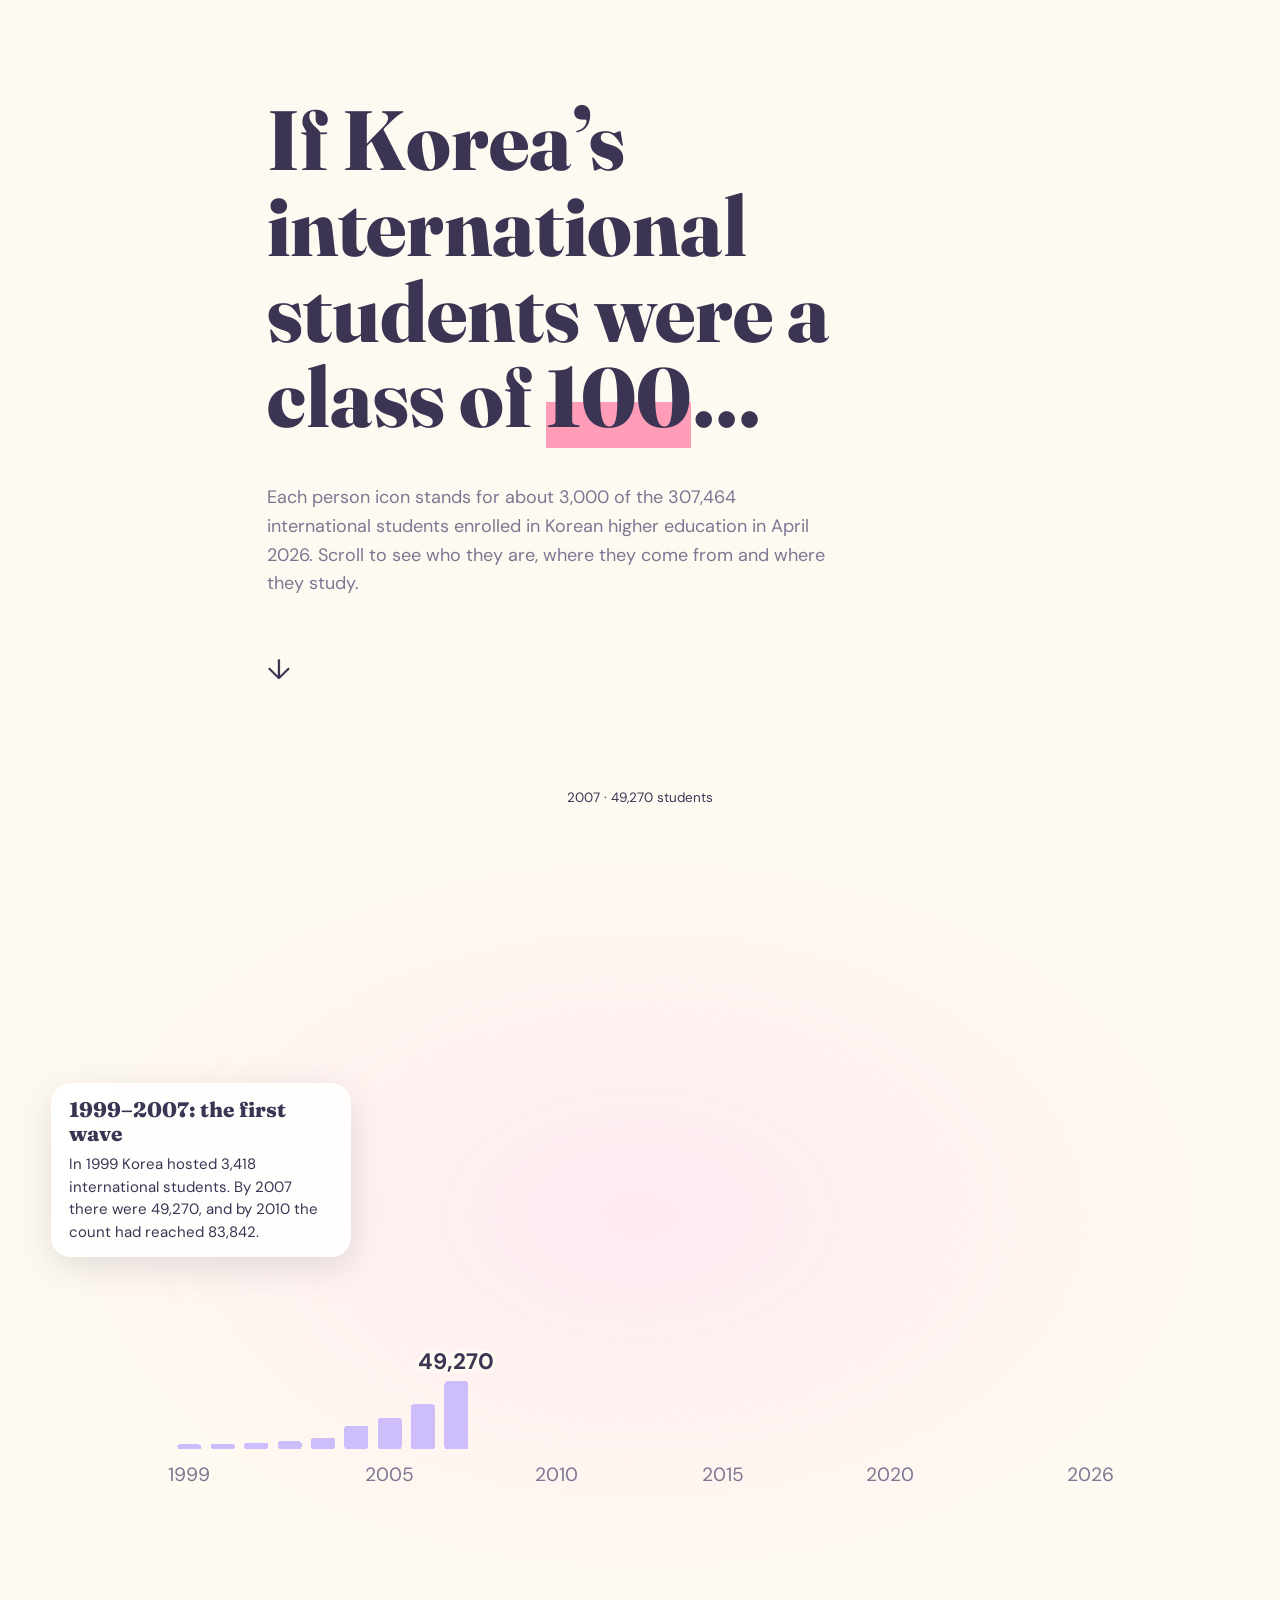
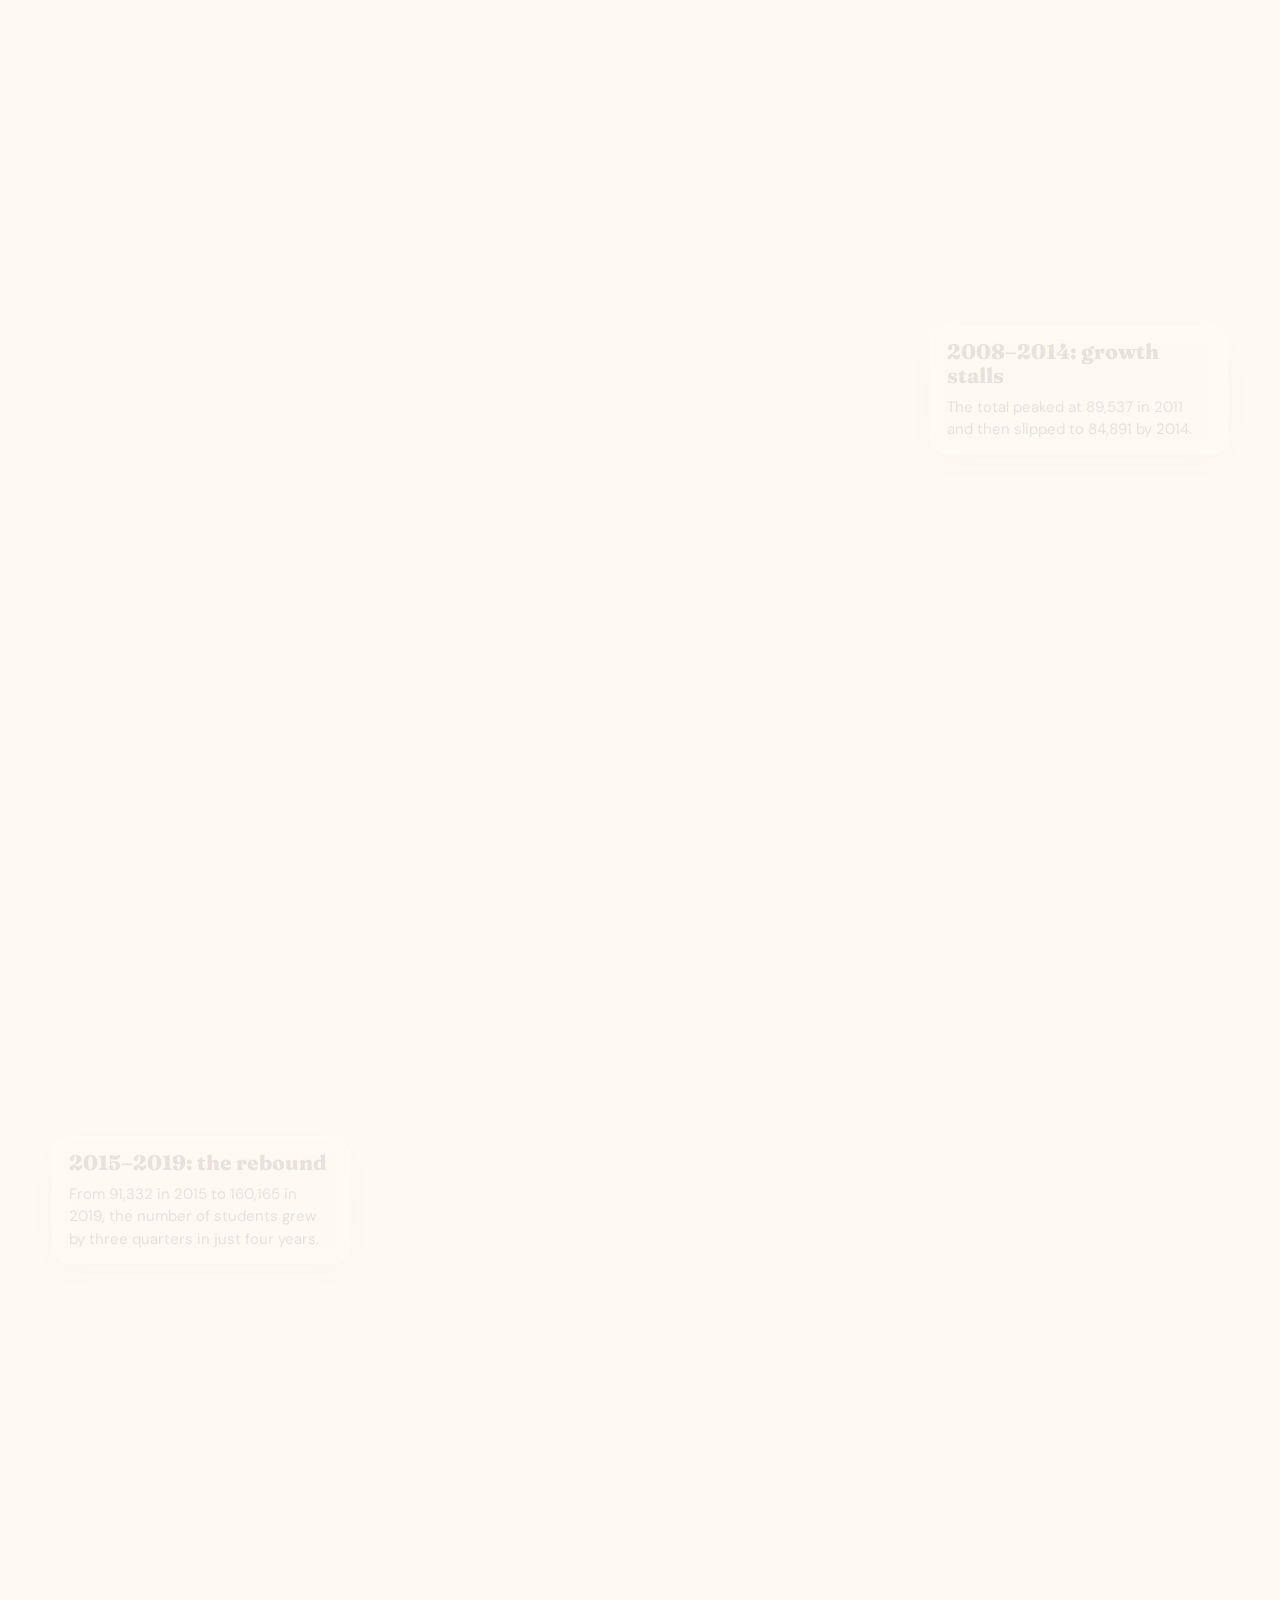
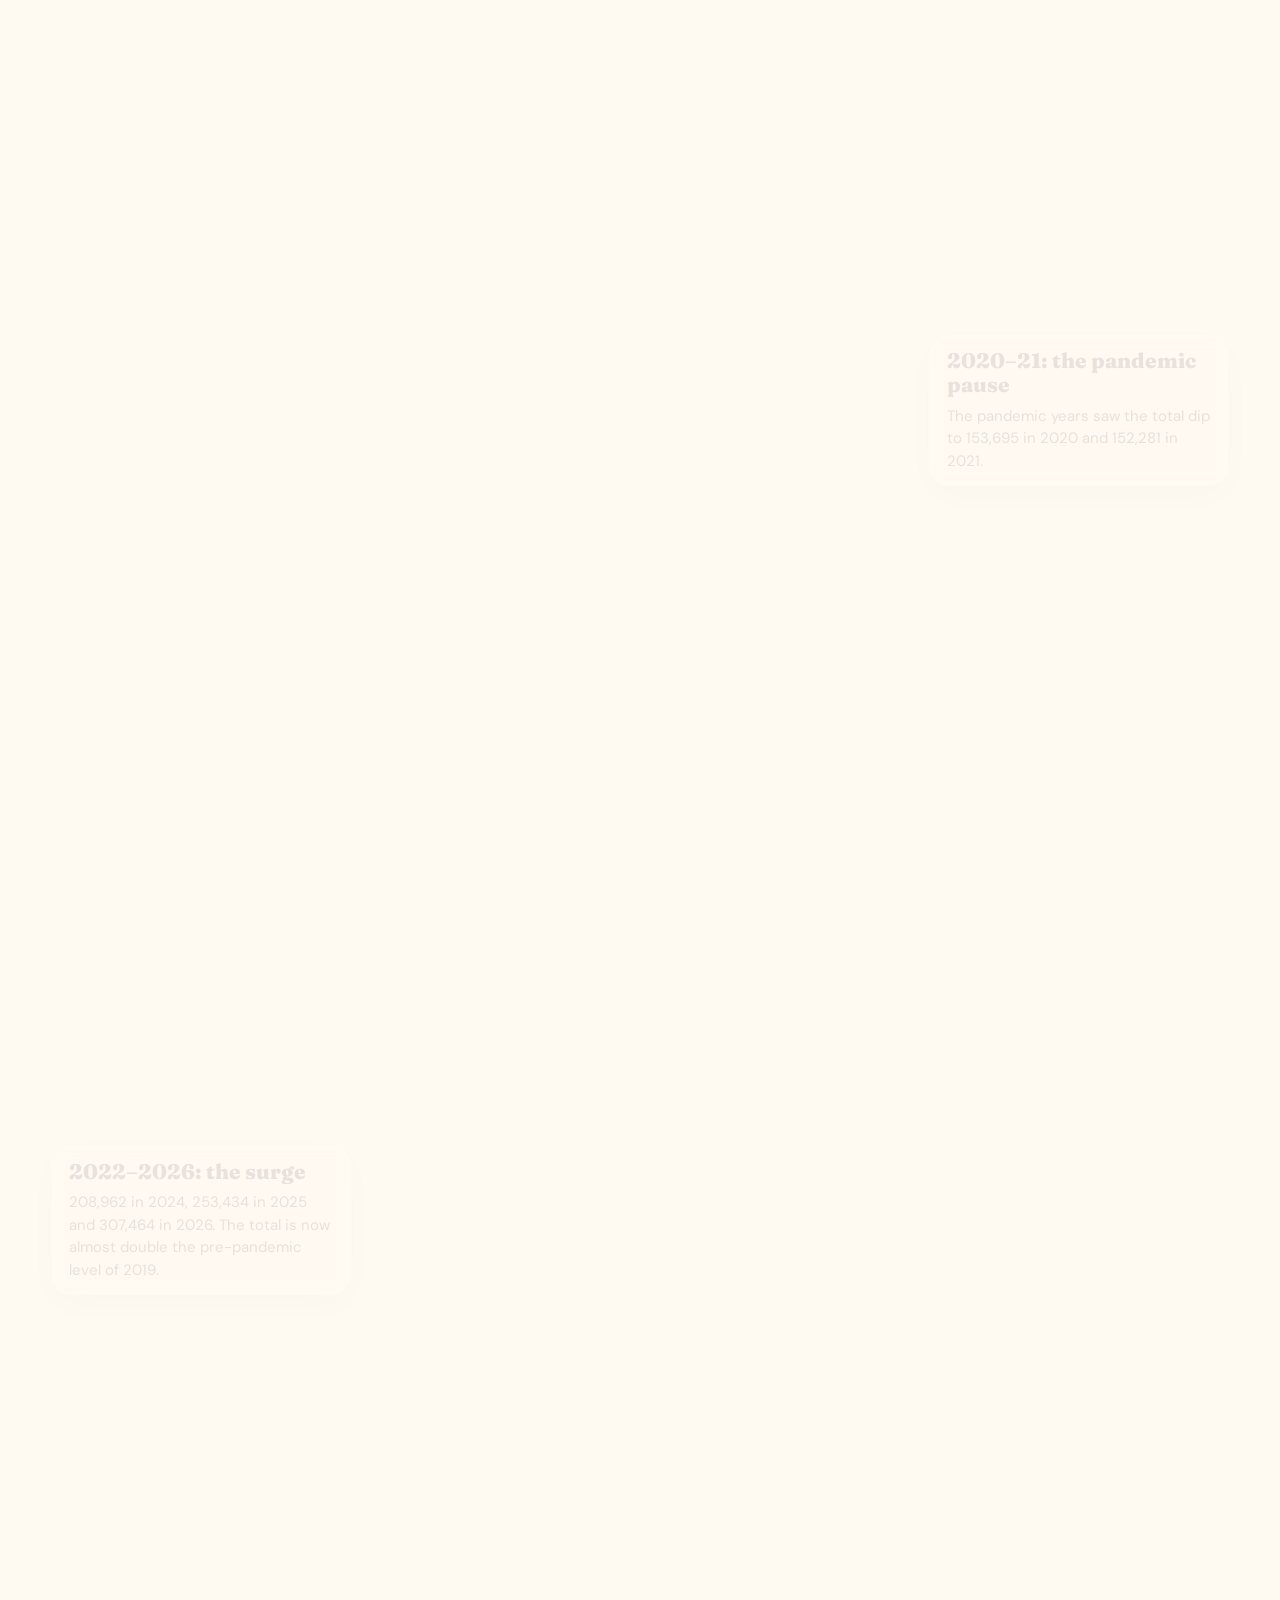
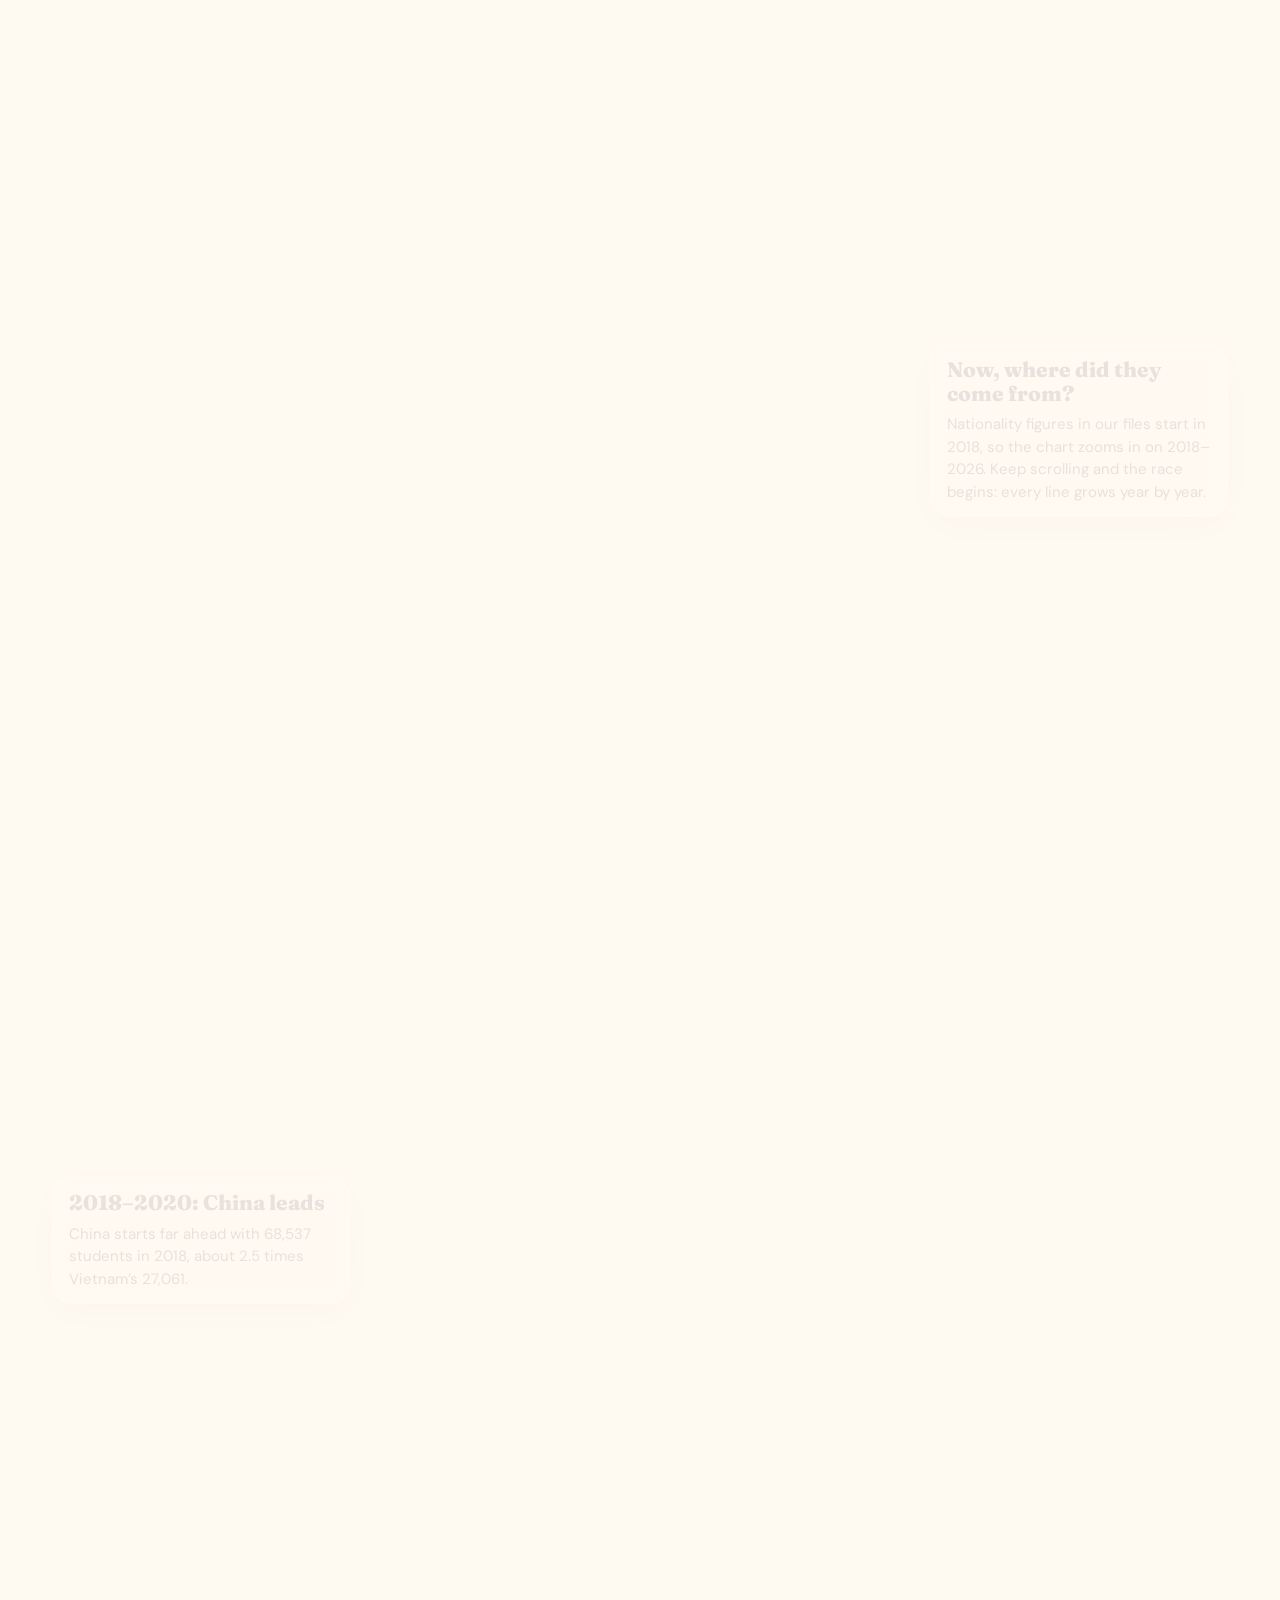
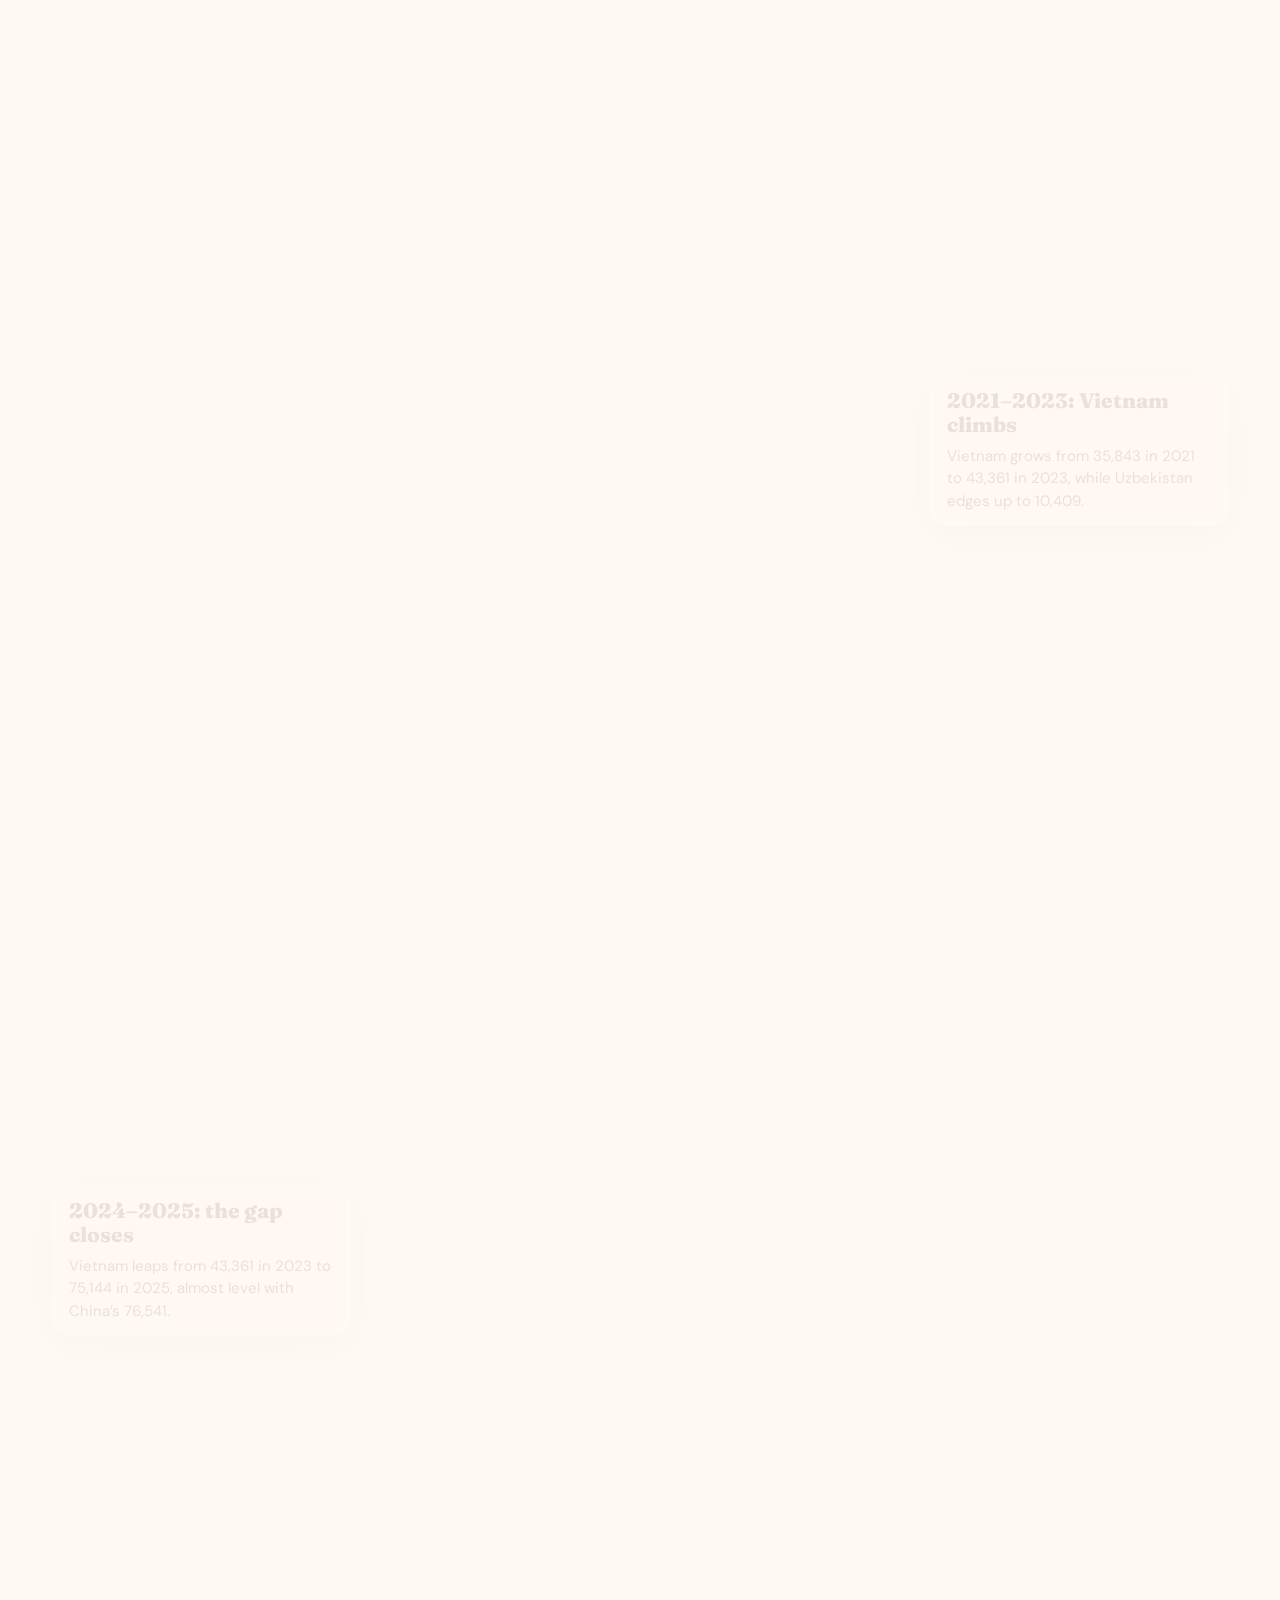
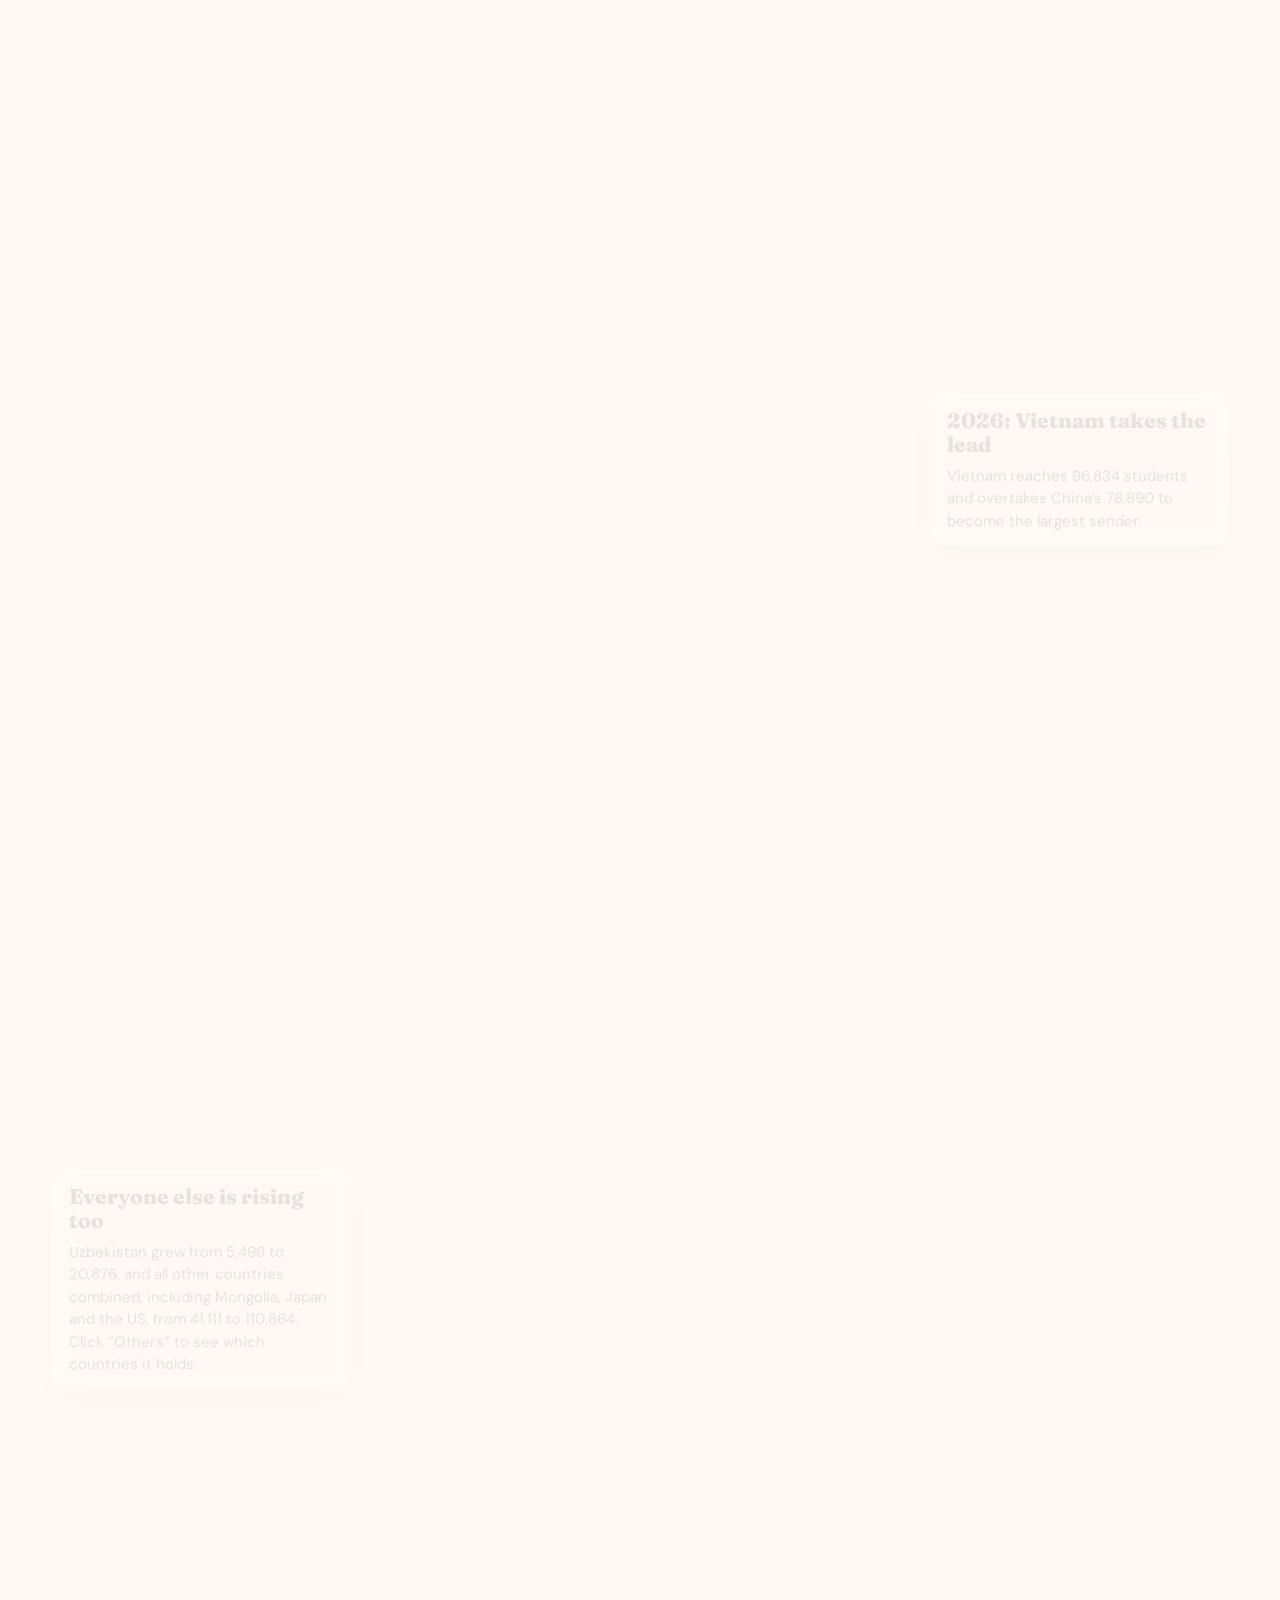
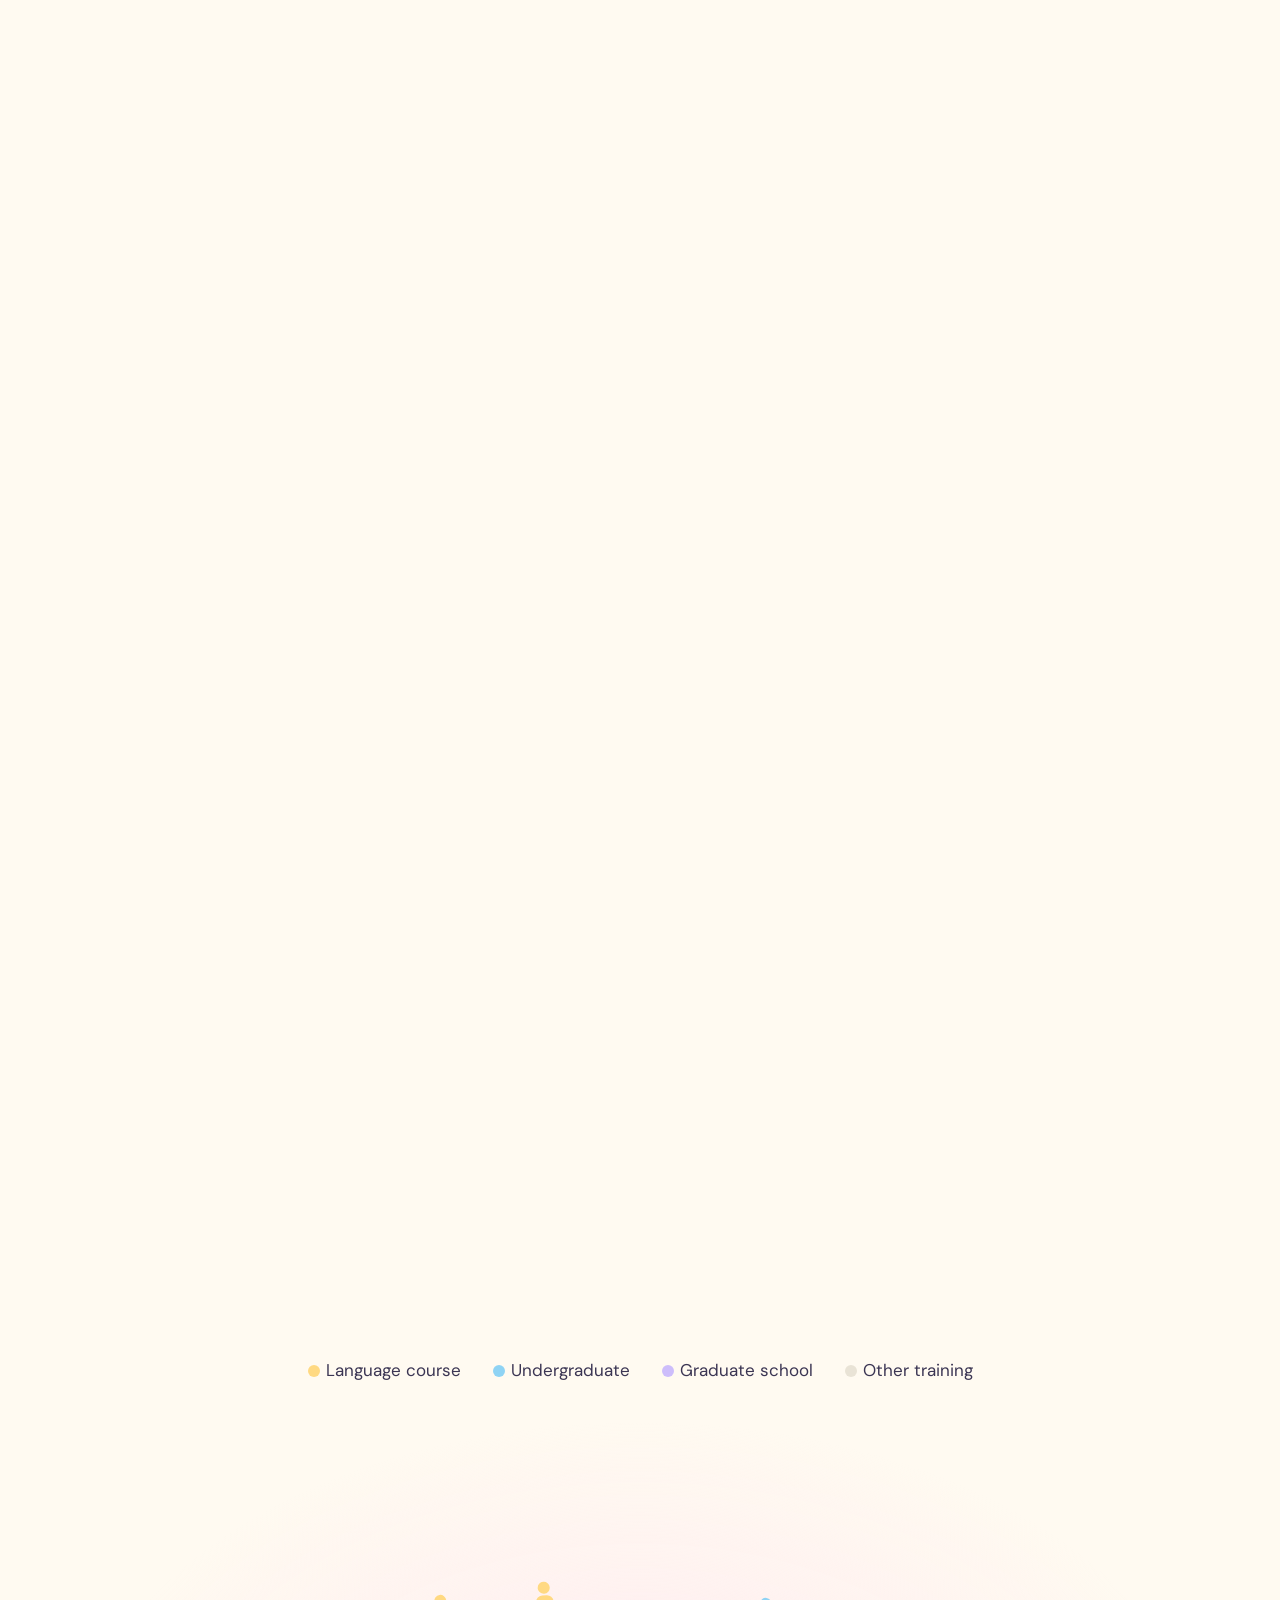
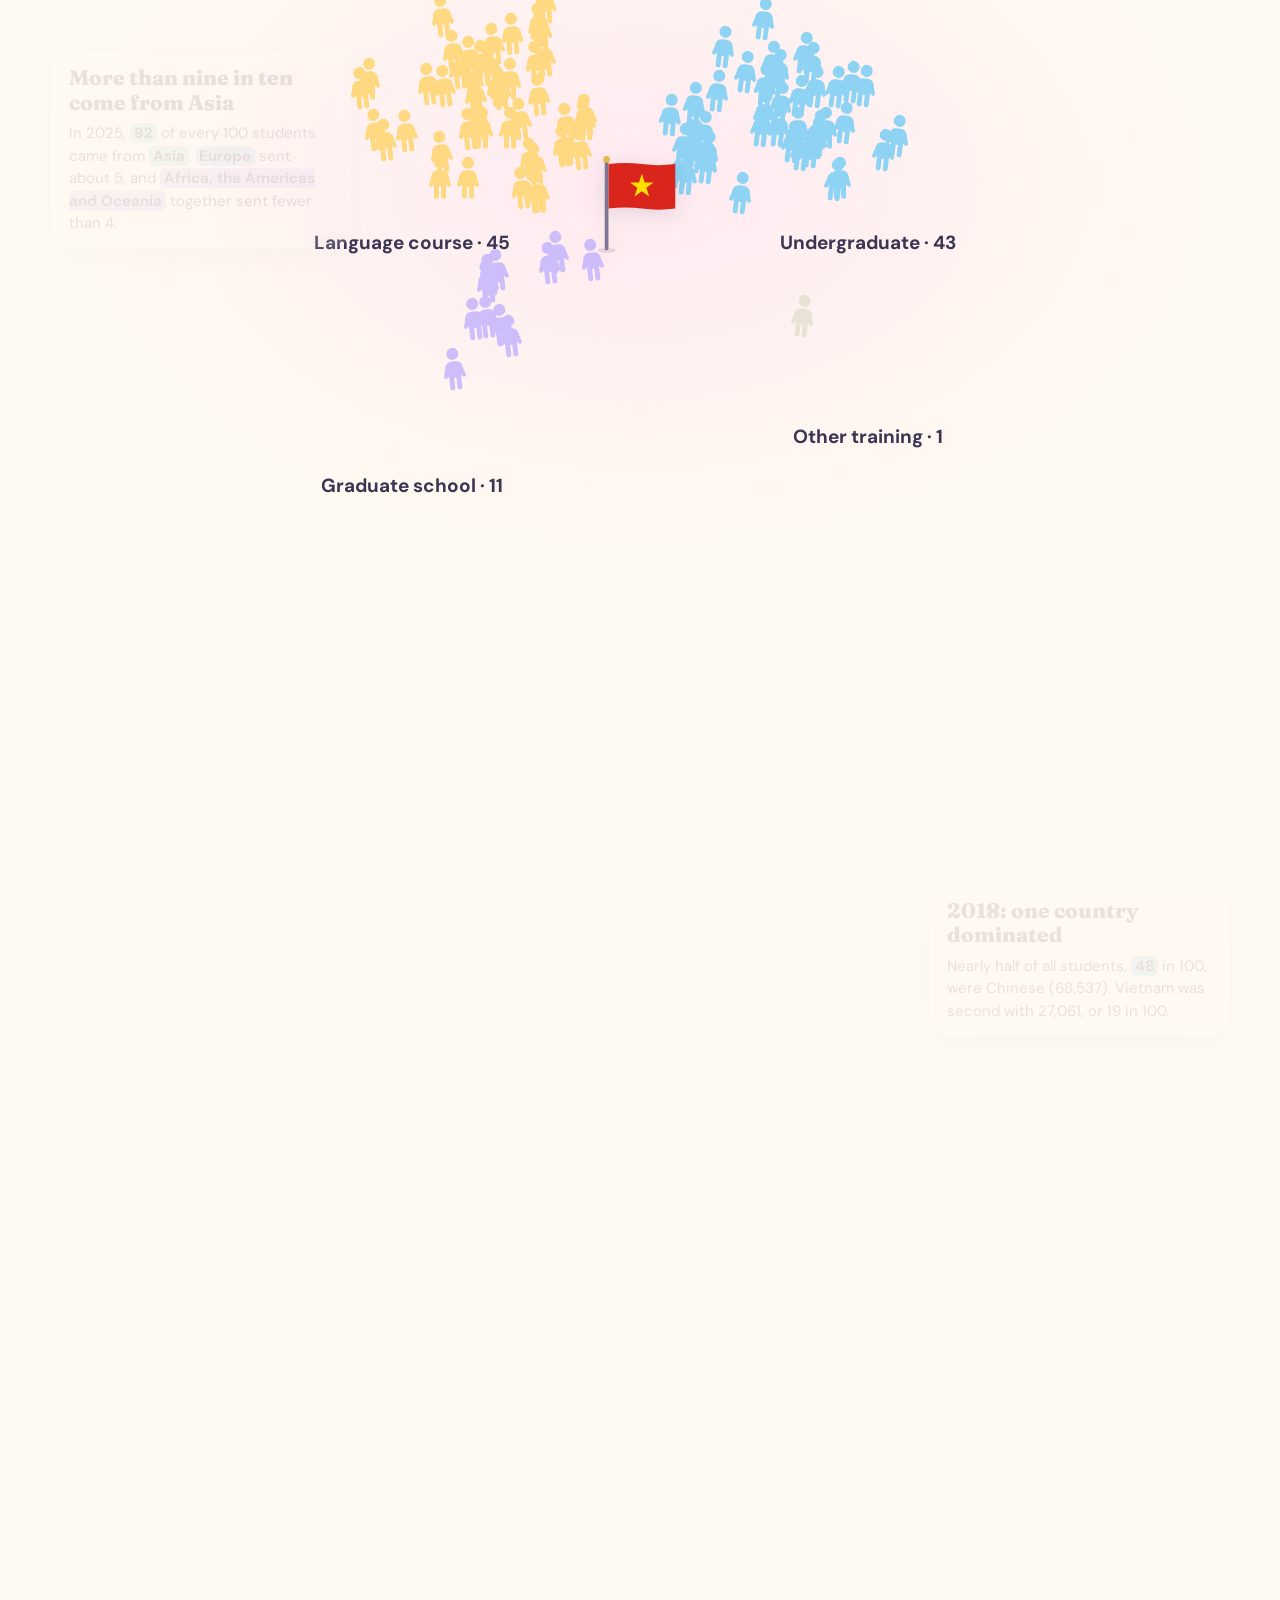
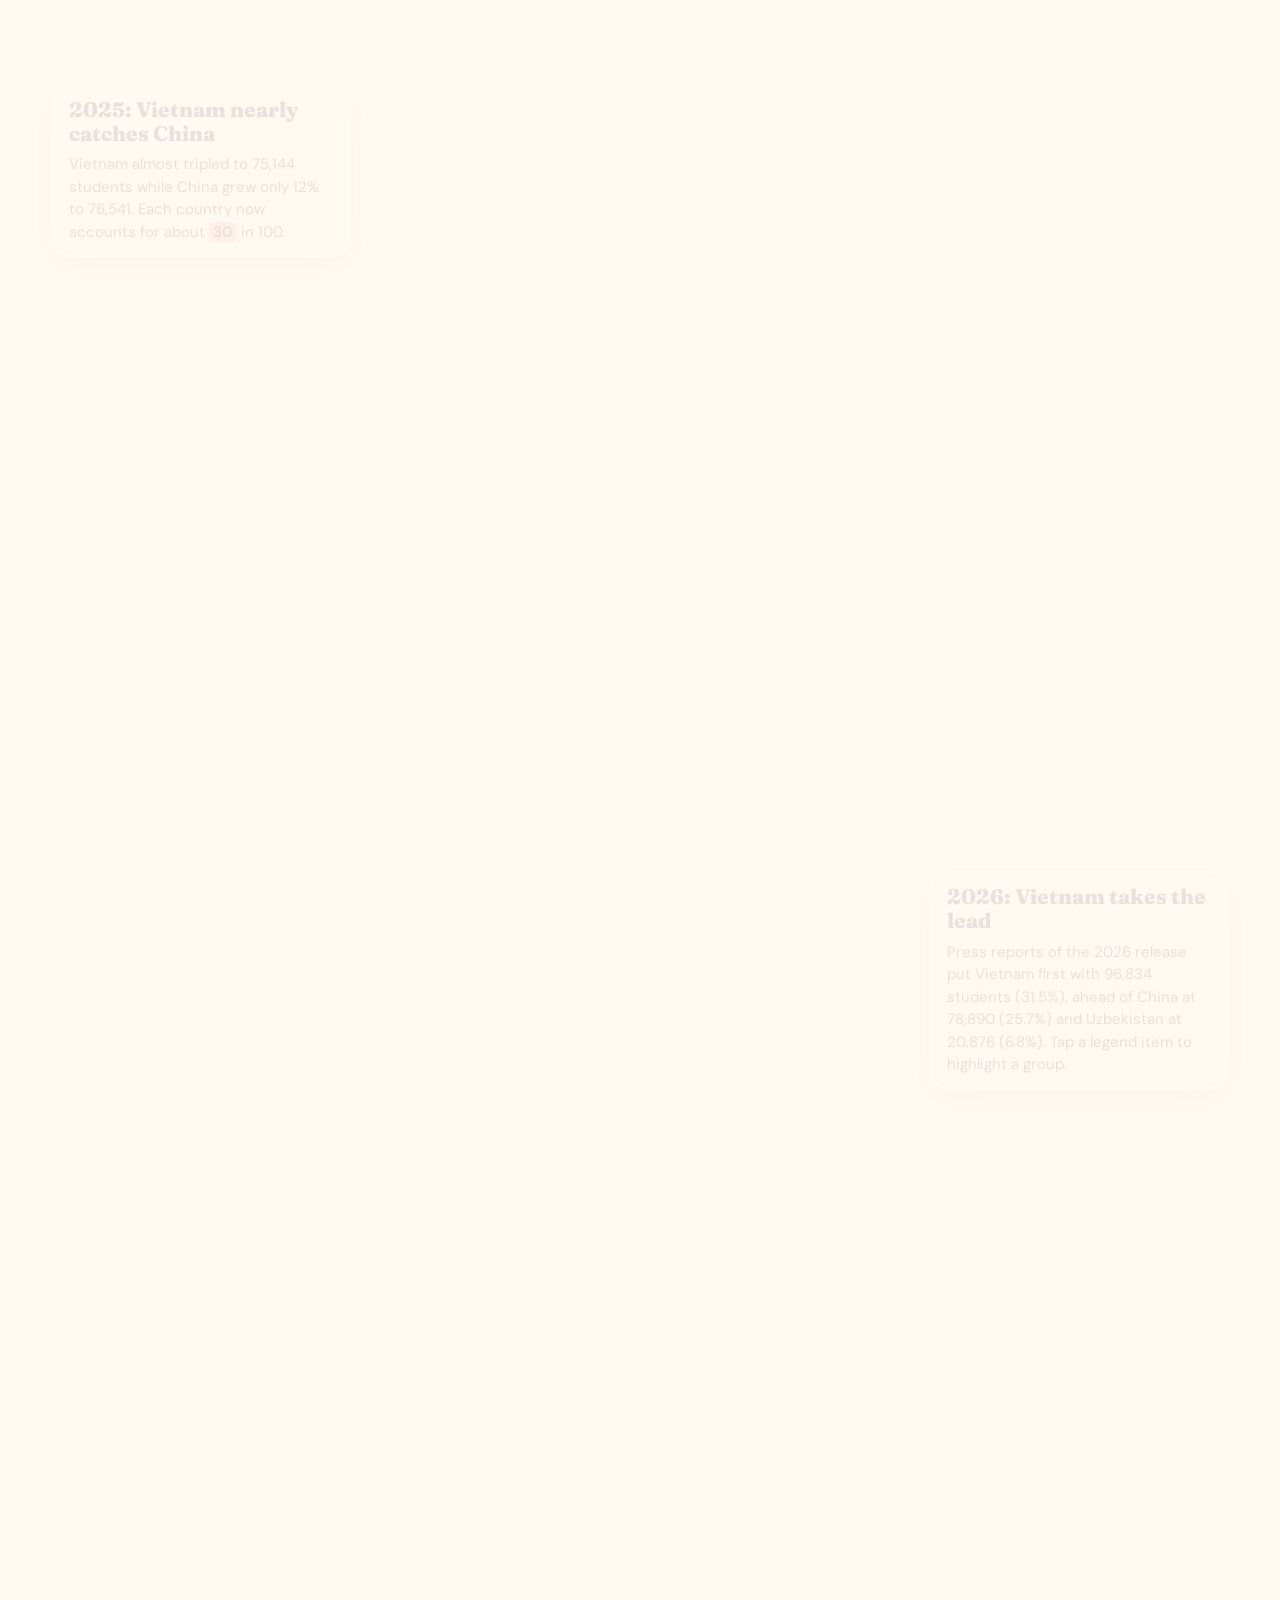
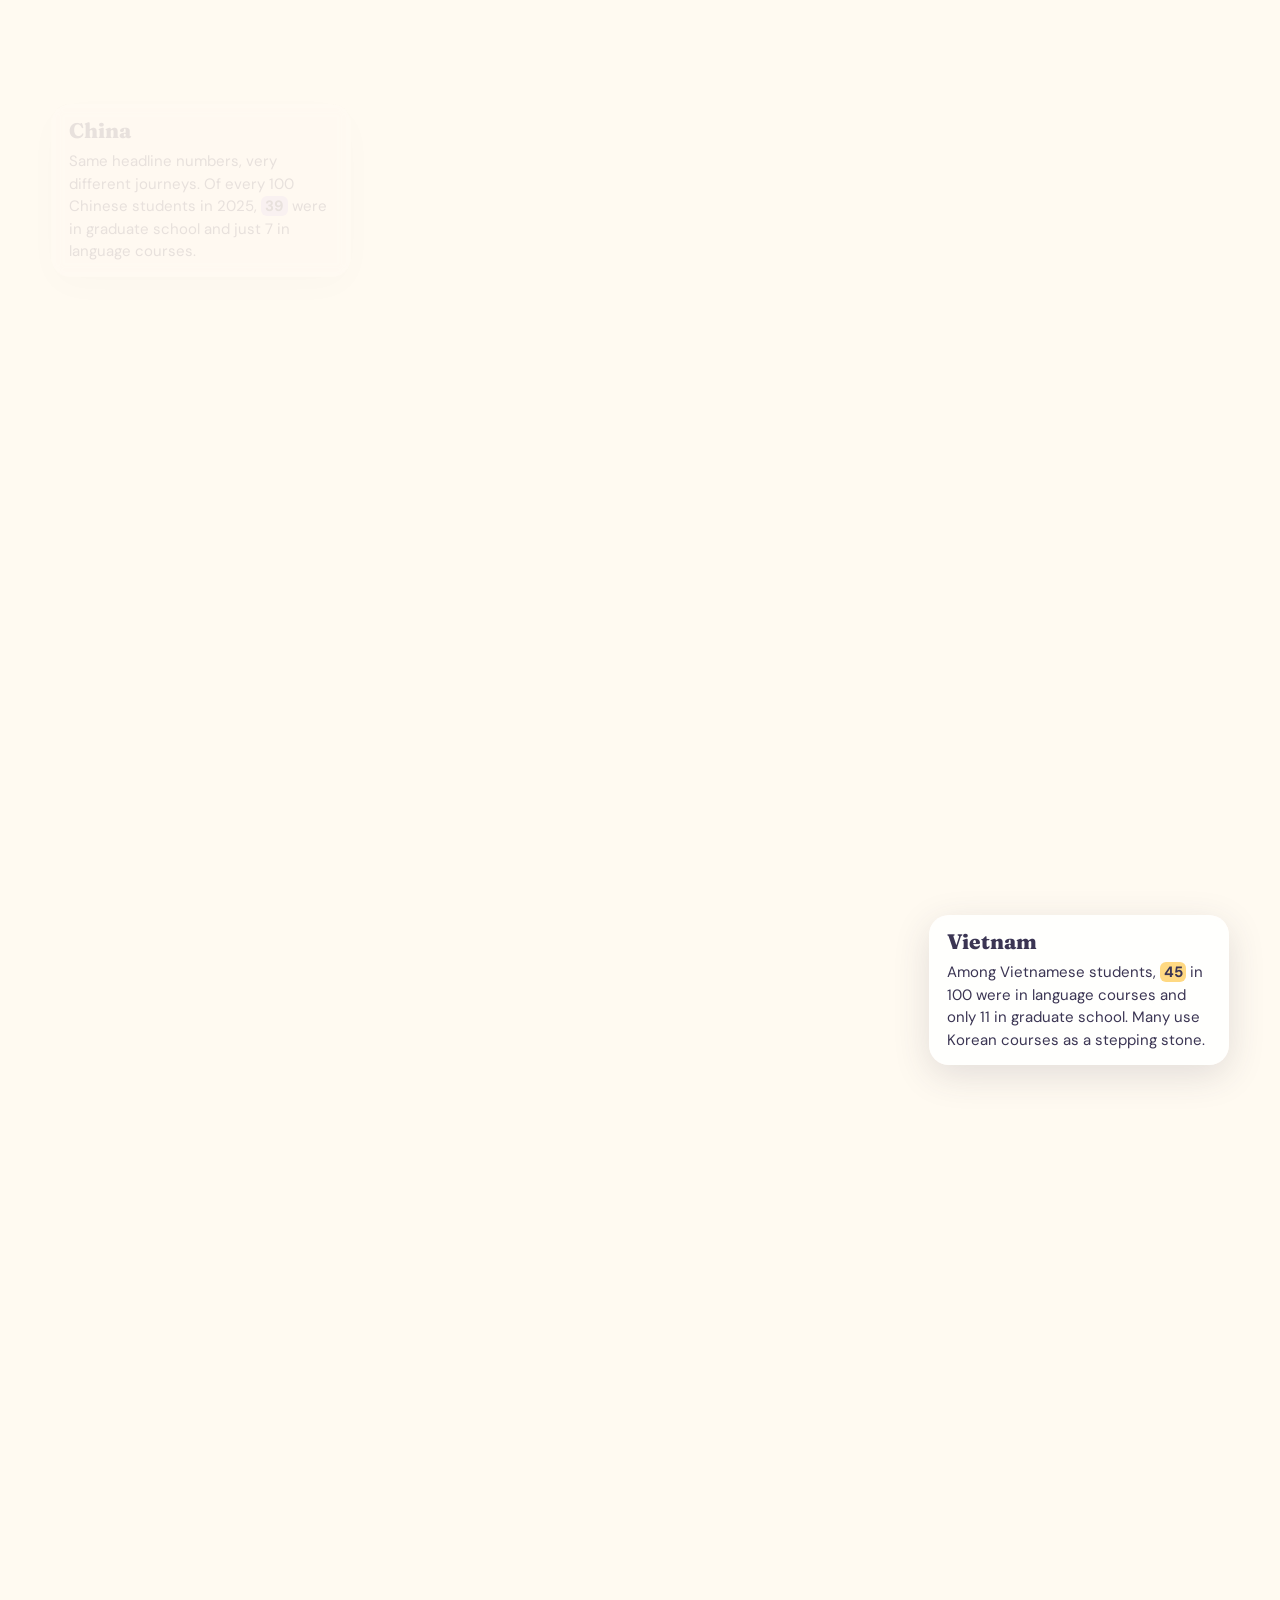
<file: index.html>
<!DOCTYPE html>
<html lang="en">
<head>
  <meta charset="utf-8">
  <meta name="viewport" content="width=device-width, initial-scale=1, viewport-fit=cover">
  <title>100 students: who studies in Korea</title>
  <meta name="description" content="An interactive scrollytelling visualization exploring the 307,464 international students enrolled in Korean higher education in April 2026.">
  <link rel="icon" type="image/svg+xml" href="./favicon.svg">
  <link rel="preconnect" href="https://fonts.googleapis.com">
  <link rel="preconnect" href="https://fonts.gstatic.com" crossorigin>
  <link href="https://fonts.googleapis.com/css2?family=Fraunces:opsz,wght@9..144,600;9..144,800&family=DM+Sans:wght@400;500;700&display=swap" rel="stylesheet">
  <link rel="stylesheet" href="./css/styles.css">
</head>
<body>
  <div class="prog" id="prog" aria-hidden="true"></div>

  <header>
    <h1>If Korea’s international students were a class of <mark>100</mark>…</h1>
    <p>Each person icon stands for about 3,000 of the 307,464 international students enrolled in Korean higher education in April 2026. Scroll to see who they are, where they come from and where they study.</p>
    <div class="arrow" aria-hidden="true">↓</div>
  </header>

  <noscript>
    <p class="noscript-msg">This interactive story requires JavaScript to render charts, maps and scroll animations.</p>
  </noscript>

  <main>
    <div class="wrap" id="w2">
      <div class="steps" id="steps2"></div>
      <div class="viz">
        <div class="cw">
          <svg class="tl" id="chart" viewBox="0 0 600 330" role="img" aria-label="Total international students in Korea from 1999 to 2026"></svg>
          <svg class="tl" id="chart2" viewBox="0 0 600 330" role="img" aria-label="International students in Korea by nationality from 2018 to 2026"></svg>
        </div>
        <div class="legend" id="legend2"></div>
        <div class="drill" id="drill" role="dialog" aria-modal="true" aria-label="Country breakdown inside Others"></div>
      </div>
    </div>

    <div class="wrap" id="w1">
      <div class="steps" id="steps"></div>
      <div class="viz">
        <div class="stage" id="stage">
          <svg class="map" id="map" viewBox="-60 0 440 379" role="img" aria-label="Map of international students across South Korean provinces"></svg>
        </div>
        <div class="bars" id="bars"></div>
        <div class="legend" id="legend"></div>
      </div>
    </div>
  </main>

  <footer>
    <h2>What comes next?</h2>
    <p>Korea passed its 300,000-student target a year ahead of schedule. The question is no longer how many students will come, but whether the country can educate and retain them.</p>
    <p><b>Sources:</b> Ministry of Education and KEDI, international student statistics for 2025 and 2026 (provincial, degree-level and gender tables), 2025 statistics by country, university and funding type, and the historical series 1999–2024. Nationality figures for 2026 and the September 2026 policy shift come from press reports of the Ministry’s release (Korea Herald, Seoulz). The nationality chart starts in 2018 because earlier breakdowns are not in the files; “Others” means everyone except China, Vietnam and Uzbekistan, and includes Mongolia in every year because 2026 is not split further. Province boundaries come from Statistics Korea (KOSTAT, 2018) and are simplified for display. Person icons are rounded to 100 and are a visual simplification; 2018 and 2025 nationality shares are from the KEDI workbook.</p>
  </footer>

  <script defer src="./js/data.js"></script>
  <script defer src="./js/app.js"></script>
</body>
</html>
</file>
<file: css/styles.css>
/* ==========================================================================
   Theme Tokens & Base Reset
   ========================================================================== */
:root {
  --bg: #fffaf1;
  --card: #ffffffd9;
  --ink: #3b3553;
  --mute: #7c7692;
  --v: #ff9db8;
  --c: #8fd3f4;
  --u: #98e4c0;
  --l: #ffd982;
  --o: #cdbdfb;
  --v-tx: #b5385c;
  --c-tx: #1d6f96;
  --u-tx: #1f7a55;
  --l-tx: #966200;
  --o-tx: #6449b5;
  --map-dot: #8f6fd8;
  --n: #e9e3d6;
  --g: #c3cbe0;
  --glow: #ffe9f0;
}

@media (prefers-color-scheme: dark) {
  :root:not([data-theme="light"]) {
    --bg: #2b2840;
    --card: #383454e6;
    --ink: #fbf6ea;
    --mute: #bdb6d6;
    --v-tx: #ffb0c6;
    --c-tx: #9bd9f7;
    --u-tx: #9be8c3;
    --l-tx: #ffe094;
    --o-tx: #d8ccff;
    --map-dot: #c4a8ff;
    --n: #4a4666;
    --g: #6d6a8c;
    --glow: #3b3660;
  }
}

:root[data-theme="dark"] {
  --bg: #2b2840;
  --card: #383454e6;
  --ink: #fbf6ea;
  --mute: #bdb6d6;
  --v-tx: #ffb0c6;
  --c-tx: #9bd9f7;
  --u-tx: #9be8c3;
  --l-tx: #ffe094;
  --o-tx: #d8ccff;
  --map-dot: #c4a8ff;
  --n: #4a4666;
  --g: #6d6a8c;
  --glow: #3b3660;
}

*,
*::before,
*::after {
  box-sizing: border-box;
}

html {
  scroll-padding-top: env(safe-area-inset-top, 0px);
}

body {
  margin: 0;
  background: var(--bg);
  color: var(--ink);
  font: 400 18px/1.6 "DM Sans", system-ui, sans-serif;
}

.noscript-msg {
  max-width: 640px;
  margin: 2rem auto;
  padding: 1rem 1.25rem;
  border-radius: 12px;
  background: var(--card);
  color: var(--ink);
  text-align: center;
}

/* ==========================================================================
   Progress Bar & Header / Footer
   ========================================================================== */
.prog {
  position: fixed;
  top: 0;
  left: 0;
  height: 4px;
  background: var(--v);
  width: 0;
  z-index: 9;
}

header {
  min-height: 80vh;
  display: flex;
  flex-direction: column;
  justify-content: center;
  padding: calc(8vh + env(safe-area-inset-top, 0px)) 6vw 8vh;
  max-width: 900px;
  margin: auto;
}

h1 {
  font: 800 clamp(40px, 8vw, 84px)/1.02 "Fraunces", Georgia, serif;
  margin: 0.3em 0;
}

h1 mark {
  background: linear-gradient(transparent 55%, var(--v) 55%);
  color: inherit;
}

header p {
  max-width: 560px;
  color: var(--mute);
}

.arrow {
  margin-top: 2rem;
  font-size: 28px;
  animation: bounce 1.6s infinite;
}

@keyframes bounce {
  50% {
    transform: translateY(8px);
  }
}

footer {
  max-width: 700px;
  margin: auto;
  padding: 12vh 6vw calc(10vh + env(safe-area-inset-bottom, 0px));
  color: var(--mute);
  font-size: 14px;
}

footer h2 {
  font: 800 30px/1.2 "Fraunces", Georgia, serif;
  color: var(--ink);
}

/* ==========================================================================
   Scrollytelling Layout (Full-Screen Sticky Graphics + Floating Cards)
   ========================================================================== */
.wrap {
  display: flex;
  flex-direction: column;
}

.viz {
  order: -1;
  position: sticky;
  top: 0;
  height: 100vh;
  z-index: 1;
  display: flex;
  flex-direction: column;
  justify-content: center;
  align-items: center;
  padding: 7vh 0 3vh;
  overflow: hidden;
}

.viz::before {
  content: "";
  position: absolute;
  inset: 0;
  background: radial-gradient(ellipse 62% 56% at 50% 50%, var(--glow), transparent 72%);
  z-index: -1;
}

.steps {
  margin-top: -100vh;
  position: relative;
  z-index: 3;
  pointer-events: none;
  padding-bottom: 30vh;
}

#steps2 {
  padding-bottom: 140vh;
}

.step {
  min-height: 90vh;
  padding: 0 4vw;
  display: flex;
  justify-content: flex-start;
  align-items: center;
}

.step:nth-child(even) {
  justify-content: flex-end;
}

.step .box {
  pointer-events: auto;
  background: var(--card);
  border-radius: 20px;
  max-width: 300px;
  padding: 14px 18px;
  font-size: 15px;
  line-height: 1.5;
  box-shadow: 0 10px 36px #3b355326;
  -webkit-backdrop-filter: blur(6px);
  backdrop-filter: blur(6px);
  opacity: 0.12;
  transform: translateY(10px);
  transition: opacity 0.5s, transform 0.5s;
}

.step.on .box {
  opacity: 1;
  transform: none;
}

.step h2 {
  font: 800 21px/1.15 "Fraunces", Georgia, serif;
  margin: 0 0 0.4em;
}

.step p {
  margin: 0;
}

b.k {
  padding: 0 0.25em;
  border-radius: 6px;
  color: #3b3553;
}

/* ==========================================================================
   Legends
   ========================================================================== */
.legend {
  position: absolute;
  top: calc(env(safe-area-inset-top, 0px) + 2.2vh);
  left: 50%;
  transform: translateX(-50%);
  display: flex;
  flex-wrap: wrap;
  gap: 6px 14px;
  justify-content: center;
  margin: 0;
  width: min(94%, 760px);
  font-size: clamp(13px, 1.4vw, 17px);
  text-align: center;
  z-index: 4;
}

.legend span,
.legend button {
  font: inherit;
  color: inherit;
  background: transparent;
  border: 0;
  padding: 2px 9px;
  border-radius: 99px;
  transition: background 0.3s, box-shadow 0.3s;
}

.legend button {
  cursor: pointer;
}

.legend button:focus-visible,
.dx:focus-visible {
  outline: 2px solid var(--ink);
  outline-offset: 2px;
}

.legend button.sel {
  background: var(--n);
}

.legend span.cap {
  cursor: default;
  color: var(--mute);
  font-size: 13px;
}

.legend span.cap2 {
  cursor: default;
  display: block;
  width: 100%;
  color: var(--ink);
  font-size: 13.5px;
  min-height: 20px;
}

.legend i {
  display: inline-block;
  width: 12px;
  height: 12px;
  border-radius: 50%;
  margin-right: 6px;
  vertical-align: -1px;
}

.legend .pulse {
  animation: pulse 1.6s ease-in-out infinite;
}

@keyframes pulse {
  50% {
    box-shadow: 0 0 0 6px #b9a2f566;
  }
}

.legend .oth-btn {
  text-decoration: underline dotted;
}

/* ==========================================================================
   Timeline & Nationality Line Race Charts
   ========================================================================== */
.cw {
  display: grid;
  width: min(96%, 960px);
}

.cw > svg {
  grid-area: 1 / 1;
  width: 100%;
  max-height: 72vh;
  height: auto;
  transition: opacity 0.8s, transform 0.8s;
}

.seg {
  transition: fill 0.6s, opacity 0.6s;
  shape-rendering: crispEdges;
}

.hy {
  cursor: pointer;
}

.tl text {
  fill: var(--mute);
  font: 12px "DM Sans", system-ui, sans-serif;
}

.tl .tv {
  fill: var(--ink);
  font-weight: 700;
  font-size: 14px;
  paint-order: stroke;
  stroke: var(--bg);
  stroke-width: 4px;
  stroke-linejoin: round;
}

#chart.gone {
  opacity: 0;
  transform: scale(0.94) translateY(14px);
  pointer-events: none;
}

#chart2 {
  opacity: 0;
  pointer-events: none;
}

#chart2.live {
  opacity: 1;
  pointer-events: auto;
}

#chart2 .lg {
  transition: opacity 0.5s;
}

#yr {
  font: 800 70px "Fraunces", Georgia, serif;
  fill: var(--ink);
  opacity: 0.1;
}

.gridl {
  stroke: var(--n);
  stroke-width: 1;
}

#chart2 .el {
  fill: var(--ink);
  font-weight: 700;
  font-size: 13px;
}

/* ==========================================================================
   "Others" Drill-down Overlay
   ========================================================================== */
.drill {
  position: absolute;
  inset: 0;
  z-index: 6;
  display: none;
  flex-direction: column;
  align-items: center;
  justify-content: center;
  gap: 6px;
  padding: 6vh 4vw 4vh;
  text-align: center;
  background: var(--bg);
  background: color-mix(in srgb, var(--bg) 94%, transparent);
  -webkit-backdrop-filter: blur(4px);
  backdrop-filter: blur(4px);
}

.drill.show {
  display: flex;
}

.drill h3 {
  font: 800 clamp(20px, 2.4vw, 28px)/1.15 "Fraunces", Georgia, serif;
  margin: 0;
}

.drill p {
  margin: 0 0 6px;
  color: var(--mute);
  font-size: 14px;
  max-width: 560px;
}

.drill small {
  color: var(--mute);
  font-size: 12px;
  margin-top: 4px;
}

.dbars {
  display: flex;
  flex-direction: column;
  gap: 7px;
  width: min(94%, 720px);
}

.drill .bar {
  height: 22px;
}

.drill .row .lab {
  width: 130px;
}

.dx {
  position: absolute;
  top: calc(env(safe-area-inset-top, 0px) + 14px);
  right: 16px;
  width: 38px;
  height: 38px;
  border-radius: 50%;
  border: 0;
  background: var(--n);
  color: var(--ink);
  font-size: 24px;
  line-height: 1;
  cursor: pointer;
}

/* ==========================================================================
   100-Student Stage, Animated Figures & Korea Map
   ========================================================================== */
.stage {
  position: relative;
  width: min(94%, 920px, calc(74vh * 1.161));
  aspect-ratio: 440 / 379;
}

.stage.hide {
  display: none;
}

.stage .map {
  display: block;
  position: absolute;
  inset: 0;
  width: 100%;
  height: 100%;
  opacity: 0;
  pointer-events: none;
  transition: opacity 0.6s;
}

.stage .map.show {
  opacity: 1;
  pointer-events: auto;
}

.prov {
  stroke: var(--bg);
  stroke-width: 1.2;
  transition: fill 0.6s;
  cursor: pointer;
}

.prov:hover {
  stroke: var(--ink);
}

.mt {
  font: 600 8.5px "DM Sans", system-ui, sans-serif;
  fill: #3b3553;
  pointer-events: none;
  text-anchor: middle;
}

.mt .mv {
  font-weight: 800;
  font-size: 10px;
}

.mo {
  font: 700 9.5px "DM Sans", system-ui, sans-serif;
  fill: var(--ink);
}

.ml {
  stroke: var(--mute);
  stroke-width: 0.8;
}

.rw {
  width: 100%;
  display: flex;
  flex-direction: column;
  align-items: center;
}

.ramp {
  width: 200px;
  height: 10px;
  border-radius: 6px;
}

.rl {
  display: flex;
  justify-content: space-between;
  width: 200px;
  font-size: 12px;
  color: var(--mute);
}

.dot {
  position: absolute;
  left: 50%;
  top: 50%;
  width: 3.4%;
  aspect-ratio: 24 / 40;
  color: var(--n);
  transform: translate(-50%, -50%) scale(var(--s, 1));
  transition:
    color 0.6s ease,
    opacity 0.5s ease,
    transform 0.6s ease;
  pointer-events: none;
  z-index: 2;
}

.dot.dim {
  opacity: 0.15;
}

.dot.off {
  opacity: 0 !important;
}

.dot svg {
  width: 100%;
  height: 100%;
  display: block;
  fill: currentColor;
  overflow: visible;
  transform-origin: 50% 85%;
  transition: transform 0.15s ease-out;
}

.dot.walk svg {
  transform: rotate(var(--lean, 0deg));
}

.dot .lg,
.dot .am {
  transform-box: fill-box;
  transform-origin: 50% 0;
}

.dot .am.a1 {
  transform: rotate(18deg);
}

.dot .am.a2 {
  transform: rotate(-18deg);
}

.walk .lg.l {
  animation: swing-left var(--step, 0.36s) ease-in-out infinite;
  animation-delay: var(--ph, 0s);
}

.walk .lg.r {
  animation: swing-right var(--step, 0.36s) ease-in-out infinite;
  animation-delay: var(--ph, 0s);
}

.walk .bob {
  animation: bob calc(var(--step, 0.36s) / 2) ease-in-out infinite;
  animation-delay: var(--ph, 0s);
}

.walk .am.a1 {
  animation: swing-arm-1 var(--step, 0.36s) ease-in-out infinite;
  animation-delay: var(--ph, 0s);
}

.walk .am.a2 {
  animation: swing-arm-2 var(--step, 0.36s) ease-in-out infinite;
  animation-delay: var(--ph, 0s);
}

@keyframes swing-left {
  0%, 100% { transform: rotate(-34deg); }
  50% { transform: rotate(34deg); }
}

@keyframes swing-right {
  0%, 100% { transform: rotate(34deg); }
  50% { transform: rotate(-34deg); }
}

@keyframes bob {
  50% { transform: translateY(-2.2px); }
}

@keyframes swing-arm-1 {
  0%, 100% { transform: rotate(38deg); }
  50% { transform: rotate(-16deg); }
}

@keyframes swing-arm-2 {
  0%, 100% { transform: rotate(16deg); }
  50% { transform: rotate(-38deg); }
}

.gl {
  position: absolute;
  transform: translate(-50%, 0);
  font: 700 clamp(13px, 1.5vw, 19px) "DM Sans", system-ui, sans-serif;
  text-align: center;
  white-space: nowrap;
  opacity: 0;
  transition: opacity 0.5s, left 0.9s, top 0.9s;
  z-index: 3;
  pointer-events: none;
  color: var(--ink);
}

.flag-box {
  position: absolute;
  left: 50%;
  top: 50%;
  width: 12%;
  transform: translate(-50%, -50%) scale(0.9);
  opacity: 0;
  pointer-events: none;
  z-index: 3;
  transition: opacity 0.5s ease, transform 0.5s ease;
}

.flag-box.show {
  opacity: 1;
  transform: translate(-50%, -50%) scale(1);
}

.flag-box svg {
  width: 100%;
  height: auto;
  display: block;
  overflow: visible;
  filter: drop-shadow(0 4px 10px #3b355322);
}

.flag-box .flag-cloth {
  transform-origin: 16px 38px;
  animation: flag-wave 2.8s ease-in-out infinite;
}

@keyframes flag-wave {
  0%, 100% {
    transform: skewY(-2.4deg) scaleX(0.985) rotate(-0.8deg);
  }
  50% {
    transform: skewY(2.6deg) scaleX(1.015) rotate(1deg);
  }
}

/* ==========================================================================
   Horizontal Bar Charts
   ========================================================================== */
.bars {
  display: none;
  flex-direction: column;
  gap: 12px;
  width: min(94%, 760px);
}

.bars.cmp {
  gap: 14px;
  padding-top: 16px;
}

.bars.show {
  display: flex;
}

.row {
  display: flex;
  align-items: center;
  gap: 8px;
}

.row.has-desc {
  align-items: flex-start;
}

.lab {
  width: 120px;
  flex: none;
  text-align: right;
  font-size: 15px;
  color: var(--mute);
  line-height: 1.2;
}

.row.has-desc .lab {
  padding-top: 6px;
}

.bars.cmp .row.has-desc .lab {
  padding-top: 8px;
}

.track-col {
  flex: 1;
  min-width: 0;
  display: flex;
  flex-direction: column;
  gap: 4px;
}

.pair {
  position: relative;
  display: flex;
  flex-direction: column;
  gap: 3px;
}

.base-line {
  position: absolute;
  top: -4px;
  bottom: -4px;
  border-left: 1.5px dashed var(--mute);
  border-left-color: color-mix(in srgb, var(--mute) 55%, transparent);
  pointer-events: none;
  z-index: 1;
}

.base-tag {
  position: absolute;
  bottom: calc(100% + 3px);
  left: 0;
  transform: translateX(-50%);
  font: 700 11px/1 "DM Sans", system-ui, sans-serif;
  color: var(--mute);
  white-space: nowrap;
}

.track {
  position: relative;
  flex: 1;
  display: flex;
  align-items: center;
  gap: 8px;
}

.bar {
  height: 30px;
  border-radius: 8px;
  width: 0;
  flex: none;
  transition: width 1.1s cubic-bezier(0.2, 0.8, 0.2, 1);
}

.bars.cmp .bar {
  height: 22px;
  border-radius: 6px;
}

.bars.cmp .bar-prev {
  height: 8px;
  border-radius: 4px;
  background: var(--g);
  opacity: 0.75;
  transition: width 0.6s cubic-bezier(0.2, 0.8, 0.2, 1);
}

.bd-out {
  font-size: 12.5px;
  line-height: 1.3;
  font-weight: 600;
}

.val {
  font-size: 15px;
  white-space: nowrap;
}

/* ==========================================================================
   Responsive Breakpoints
   ========================================================================== */
@media (max-width: 760px) {
  .viz {
    padding: 11vh 0 30vh;
  }

  .stage {
    width: min(100%, calc(52vh * 1.161));
  }

  .cw > svg {
    max-height: 50vh;
  }

  .legend {
    font-size: 12.5px;
    top: calc(env(safe-area-inset-top, 0px) + 1.5vh);
  }

  .step,
  .step:nth-child(even) {
    min-height: 75vh;
    align-items: flex-end;
    justify-content: center;
    padding: 0 3vw 7vh;
  }

  .step .box {
    max-width: min(100%, 460px);
    font-size: 14px;
    padding: 12px 14px;
  }

  .step h2 {
    font-size: 18px;
  }

  .gl {
    font-size: 11px;
  }

  .bars {
    gap: 7px;
  }

  .bars.cmp {
    gap: 9px;
    padding-top: 14px;
  }

  .bar {
    height: 20px;
  }

  .bars.cmp .bar {
    height: 15px;
  }

  .bars.cmp .bar-prev {
    height: 6px;
  }

  .base-tag {
    font-size: 10px;
  }

  .lab {
    width: 74px;
    font-size: 12px;
  }

  .val {
    font-size: 12px;
  }

  .row.has-desc .lab {
    padding-top: 3px;
  }

  .bars.cmp .row.has-desc .lab {
    padding-top: 4px;
  }

  .bd-out {
    font-size: 11px;
  }

  .drill {
    padding: 9vh 3vw 28vh;
  }

  .drill .bar {
    height: 14px;
  }

  .dbars {
    gap: 4px;
  }

  .drill .row .lab {
    width: 86px;
  }

  .drill p {
    font-size: 12px;
  }
}

/* ==========================================================================
   Reduced Motion
   ========================================================================== */
@media (prefers-reduced-motion: reduce) {
  .arrow,
  .legend .pulse,
  .flag-box .flag-cloth,
  .walk .lg,
  .walk .bob,
  .walk .am {
    animation: none;
  }

  .dot.walk svg {
    transform: none;
  }

  .dot,
  .dot svg,
  .flag-box,
  .bar,
  .bars.cmp .bar-prev,
  .step .box,
  .cw > svg,
  .gl,
  .prov,
  .seg,
  #chart2 .lg {
    transition-duration: 0.01ms !important;
    transition-delay: 0ms !important;
  }
}
</file>
